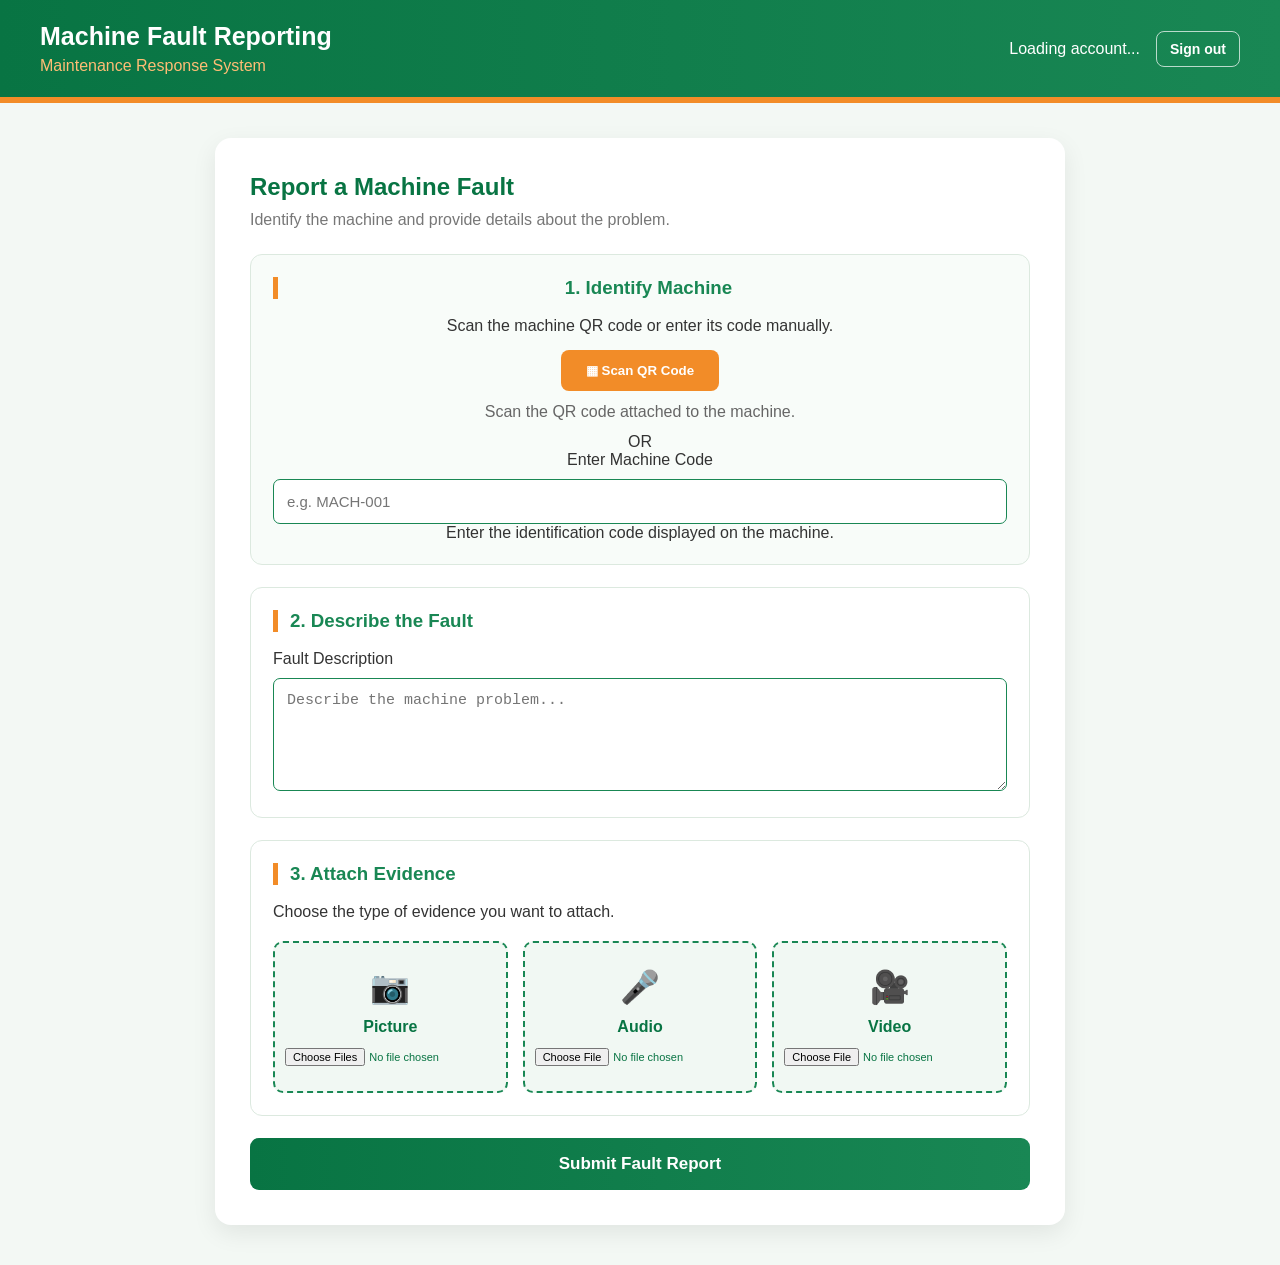
<file: frontend/fault-report/index.html>
<!DOCTYPE html>
<html lang="en">

<head>
    <meta charset="UTF-8">
    <link rel="icon" href="/shared/images/favicon.ico" sizes="any">
    <meta name="viewport" content="width=device-width, initial-scale=1.0">

    <title>Report Machine Fault</title>

    <link rel="stylesheet" href="fault-report.css?v=2">
</head>

<body>

    <!-- HEADER -->
    <header class="header">
        <div>
            <h1>Machine Fault Reporting</h1>
            <p>Maintenance Response System</p>
        </div>
        <div class="account">
            <span id="accountName">Loading account...</span>
            <button type="button" class="secondary-button" id="logoutButton">Sign out</button>
        </div>
    </header>

    <!-- MAIN REPORT CONTAINER -->
    <main class="report-container">

        <h2>Report a Machine Fault</h2>

        <p class="intro">
            Identify the machine and provide details about the problem.
        </p>

        <form id="faultReportForm">

            <!-- MACHINE IDENTIFICATION -->
            <section class="section qr-section">

                <h3>1. Identify Machine</h3>

                <p>Scan the machine QR code or enter its code manually.</p>

                <!-- QR SCANNER -->
                <div id="qr-reader"></div>

                <button
                    type="button"
                    class="scan-button"
                    id="scanButton">
                    ▦ Scan QR Code
                </button>

                <p id="scanStatus" role="status" aria-live="polite">
                    Scan the QR code attached to the machine.
                </p>

                <!-- DIVIDER -->
                <div class="divider">
                    <span>OR</span>
                </div>

                <!-- MANUAL MACHINE CODE -->
                <label for="machineCode">
                    Enter Machine Code
                </label>

                <input
                    type="text"
                    id="machineCode"
                    name="machineCode"
                    placeholder="e.g. MACH-001"
                    autocomplete="off"
                    required
                >

                <p class="input-hint">
                    Enter the identification code displayed on the machine.
                </p>

            </section>

            <!-- FAULT DESCRIPTION -->
            <section class="section">

                <h3>2. Describe the Fault</h3>

                <label for="description">
                    Fault Description
                </label>

                <textarea
                    id="description"
                    name="description"
                    rows="5"
                    placeholder="Describe the machine problem..."
                    required
                ></textarea>

            </section>

            <!-- EVIDENCE UPLOAD -->
            <section class="section">

                <h3>3. Attach Evidence</h3>

                <p>
                    Choose the type of evidence you want to attach.
                </p>

                <div class="upload-grid">

                    <!-- PICTURE -->
                    <label class="upload-card">
                        <span>📷</span>
                        <strong>Picture</strong>

                        <input
                            type="file"
                            id="pictures"
                            name="pictures"
                            accept="image/*"
                            multiple
                        >
                    </label>

                    <!-- AUDIO -->
                    <label class="upload-card">
                        <span>🎤</span>
                        <strong>Audio</strong>

                        <input
                            type="file"
                            id="audio"
                            name="audio"
                            accept="audio/*"
                        >
                    </label>

                    <!-- VIDEO -->
                    <label class="upload-card">
                        <span>🎥</span>
                        <strong>Video</strong>

                        <input
                            type="file"
                            id="video"
                            name="video"
                            accept="video/*"
                        >
                    </label>

                </div>

            </section>

            <!-- SUBMIT REPORT -->
            <button
                type="submit"
                class="submit-button"
                id="submitButton">
                Submit Fault Report
            </button>

            <!-- VALIDATION AND SUBMISSION FEEDBACK -->
            <p
                id="formMessage"
                role="status"
                aria-live="polite">
            </p>

        </form>

    </main>

    <script src="report-fault.js?v=2"></script>

</body>
</html>
</file>
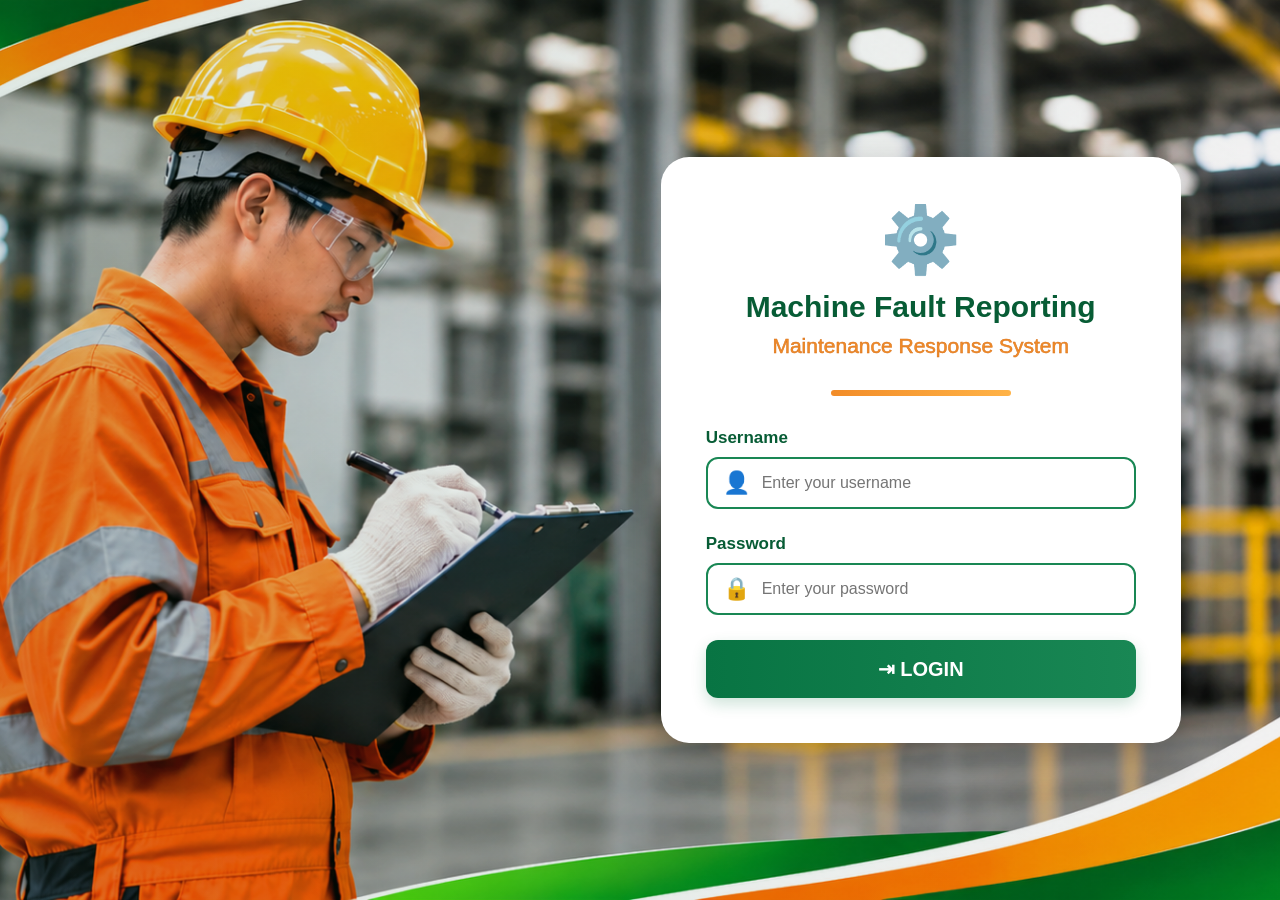
<file: frontend/login/index.html>
<!DOCTYPE html>
<html lang="en">

<head>
    <meta charset="UTF-8">
    <link rel="icon" href="/shared/images/favicon.ico" sizes="any">
    <meta name="viewport"
          content="width=device-width, initial-scale=1.0">

    <title>Machine Fault Reporting System</title>

    <link rel="stylesheet" href="login.css">
</head>

<body>

    <div class="login-container">

        <!-- Factory image section -->
        <div class="factory-section">
            <div class="image-overlay"></div>
        </div>

        <!-- Login section -->
        <div class="login-card">

            <div class="logo">
                <span>⚙️</span>
            </div>

            <h1>Machine Fault Reporting</h1>

            <h2>Maintenance Response System</h2>

            <div class="orange-line"></div>

            <form id="loginForm">

                <label for="username">Username</label>

                <div class="input-group">
                    <span>👤</span>
                    <input
                        type="text"
                        id="username"
                        name="username"
                        placeholder="Enter your username"
                        required
                    >
                </div>

                <label for="password">Password</label>

                <div class="input-group">
                    <span>🔒</span>
                    <input
                        type="password"
                        id="password"
                        name="password"
                        placeholder="Enter your password"
                        required
                    >
                </div>

                <button type="submit">
                    ⇥ LOGIN
                </button>

                <p id="loginMessage" role="status" aria-live="polite"></p>

            </form>

        </div>

    </div>

    <script src="login.js" defer></script>

</body>
</html>
</file>
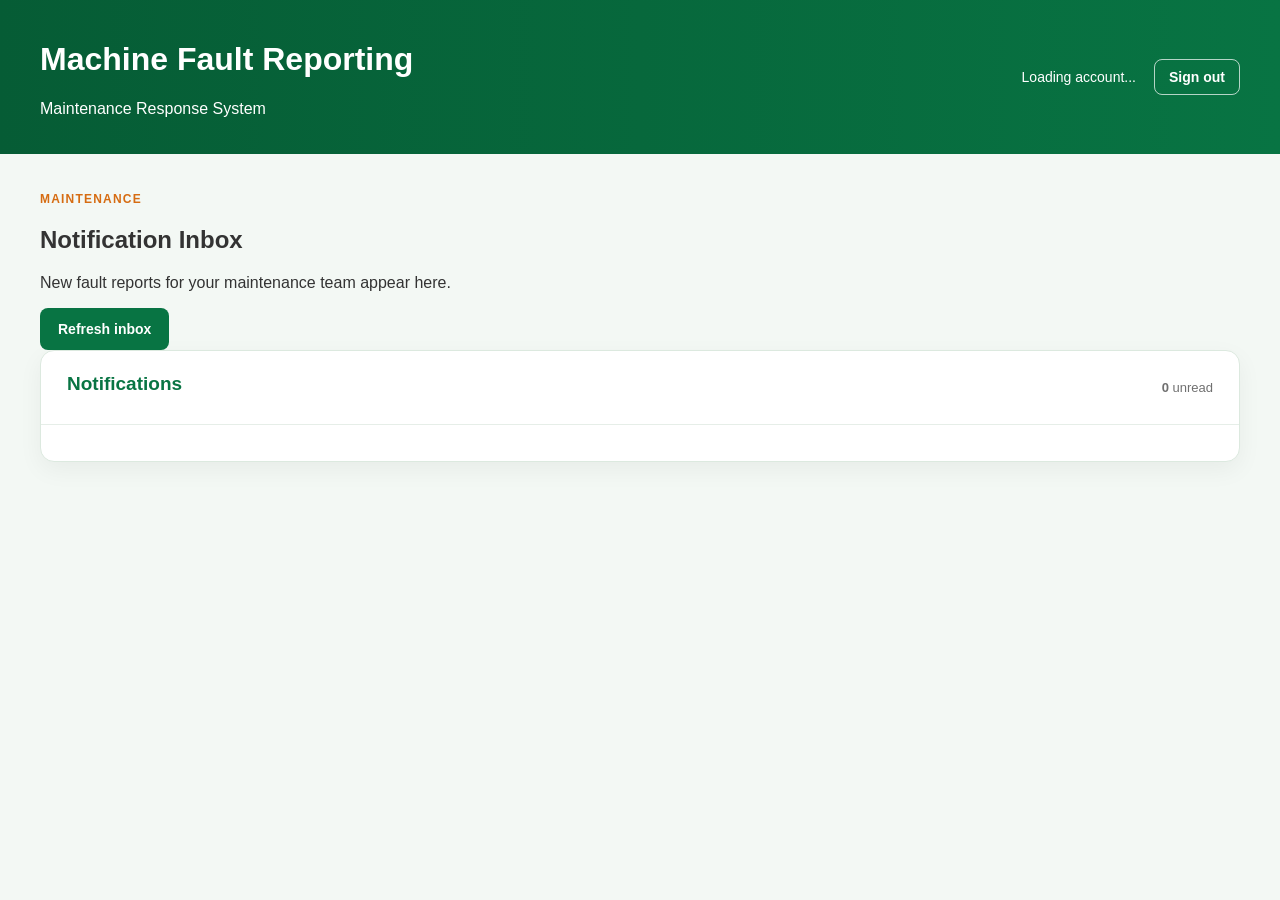
<file: frontend/maintenance-dashboard/index.html>
<!DOCTYPE html>
<html lang="en">
<head>
    <meta charset="UTF-8">
    <meta name="viewport" content="width=device-width, initial-scale=1.0">
    <title>Maintenance Inbox</title>
    <link rel="stylesheet" href="maintenance-dashboard.css">
</head>
<body>
    <header class="header">
        <div>
            <h1>Machine Fault Reporting</h1>
            <p>Maintenance Response System</p>
        </div>
        <div class="account">
            <span id="accountName">Loading account...</span>
            <button type="button" class="secondary-button" id="logoutButton">Sign out</button>
        </div>
    </header>

    <main class="dashboard">
        <section class="inbox-heading">
            <div>
                <p class="eyebrow">MAINTENANCE</p>
                <h2>Notification Inbox</h2>
                <p>New fault reports for your maintenance team appear here.</p>
            </div>
            <button type="button" class="refresh-button" id="refreshButton">Refresh inbox</button>
        </section>

        <section class="inbox-panel" aria-labelledby="inboxTitle">
            <div class="inbox-toolbar">
                <h3 id="inboxTitle">Notifications</h3>
                <p><strong id="unreadCount">0</strong> unread</p>
            </div>
            <p id="inboxStatus" class="status" role="status" aria-live="polite"></p>
            <p id="emptyState" class="empty-state" hidden>No notifications yet.</p>
            <div id="notificationsList" class="notifications-list"></div>
        </section>
    </main>

    <dialog id="reportDialog" class="report-dialog" aria-labelledby="reportDialogTitle">
        <div class="dialog-header">
            <h2 id="reportDialogTitle">Fault Report</h2>
            <button type="button" class="secondary-button close-button" id="closeReportDialog">Close</button>
        </div>
        <p id="reportDialogStatus" class="status" role="status" aria-live="polite"></p>
        <div id="reportDetails"></div>
    </dialog>

    <script src="maintenance-dashboard.js" defer></script>
</body>
</html>
</file>
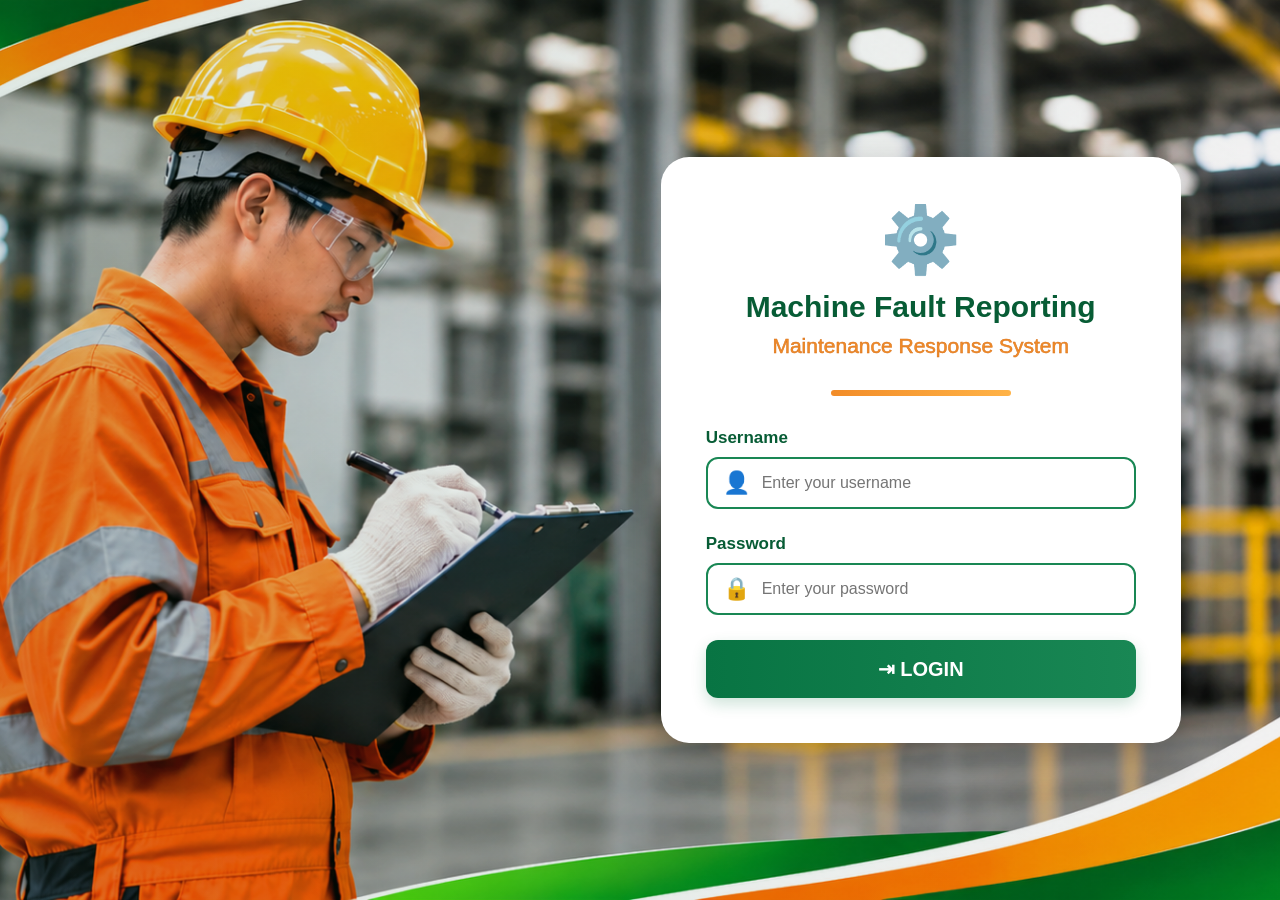
<file: Front end/login.html>
<!DOCTYPE html>
<html lang="en">

<head>
    <meta charset="UTF-8">
    <meta name="viewport"
          content="width=device-width, initial-scale=1.0">

    <title>Machine Fault Reporting System</title>

    <link rel="stylesheet" href="style.css">
</head>

<body>

    <div class="login-container">

        <!-- Factory image section -->
        <div class="factory-section">
            <div class="image-overlay"></div>
        </div>

        <!-- Login section -->
        <div class="login-card">

            <div class="logo">
                <span>⚙️</span>
            </div>

            <h1>Machine Fault Reporting</h1>

            <h2>Maintenance Response System</h2>

            <div class="orange-line"></div>

            <form>

                <label for="username">Username</label>

                <div class="input-group">
                    <span>👤</span>
                    <input
                        type="text"
                        id="username"
                        name="username"
                        placeholder="Enter your username"
                        required
                    >
                </div>

                <label for="password">Password</label>

                <div class="input-group">
                    <span>🔒</span>
                    <input
                        type="password"
                        id="password"
                        name="password"
                        placeholder="Enter your password"
                        required
                    >
                </div>

                <button type="submit">
                    ⇥ LOGIN
                </button>

            </form>

        </div>

    </div>

</body>
</html>
</file>
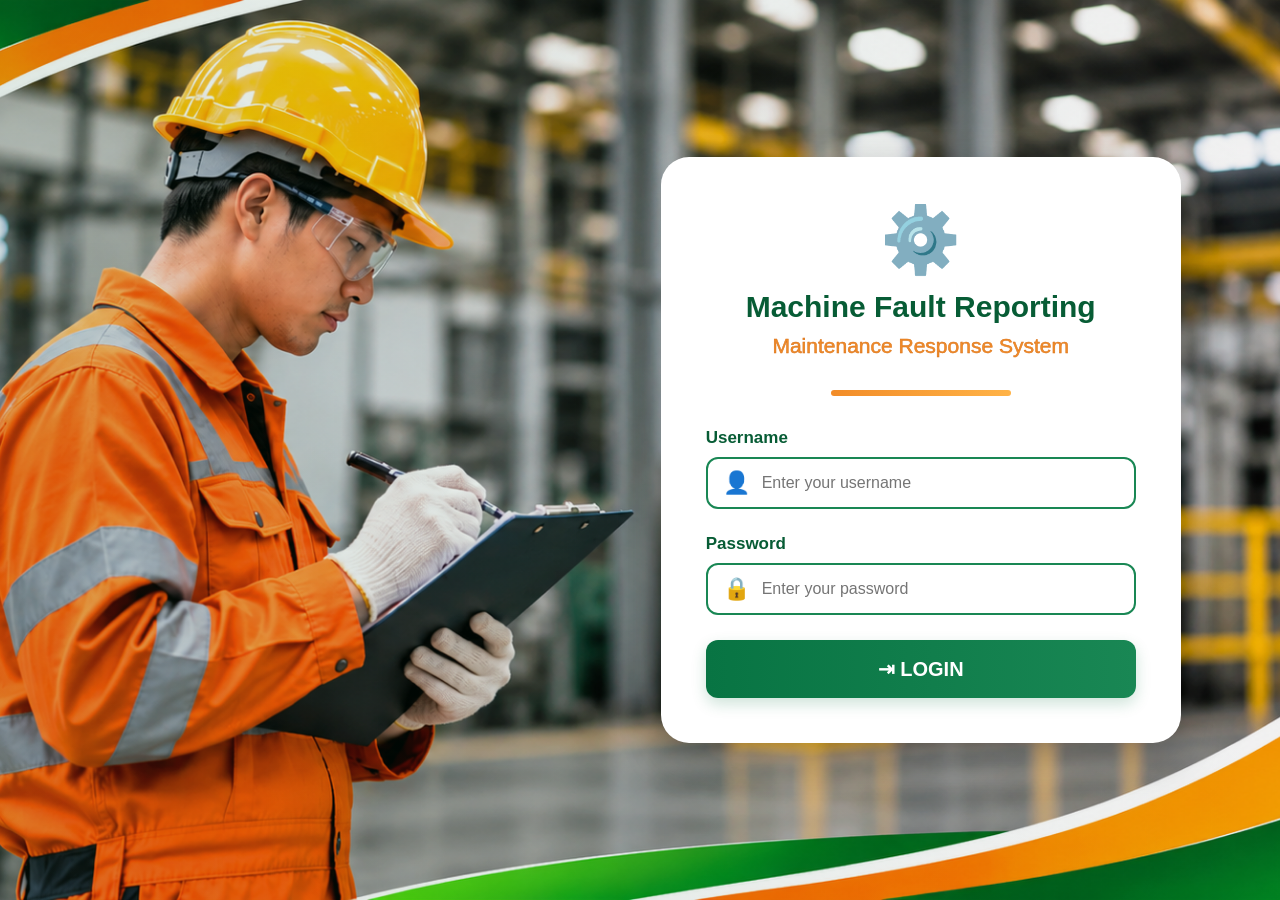
<file: frontend/login.html>
<!DOCTYPE html>
<html lang="en">

<head>
    <meta charset="UTF-8">
    <link rel="icon" href="/images/favicon.ico" sizes="any">
    <meta name="viewport"
          content="width=device-width, initial-scale=1.0">

    <title>Machine Fault Reporting System</title>

    <link rel="stylesheet" href="style.css">
</head>

<body>

    <div class="login-container">

        <!-- Factory image section -->
        <div class="factory-section">
            <div class="image-overlay"></div>
        </div>

        <!-- Login section -->
        <div class="login-card">

            <div class="logo">
                <span>⚙️</span>
            </div>

            <h1>Machine Fault Reporting</h1>

            <h2>Maintenance Response System</h2>

            <div class="orange-line"></div>

            <form id="loginForm">

                <label for="username">Username</label>

                <div class="input-group">
                    <span>👤</span>
                    <input
                        type="text"
                        id="username"
                        name="username"
                        placeholder="Enter your username"
                        required
                    >
                </div>

                <label for="password">Password</label>

                <div class="input-group">
                    <span>🔒</span>
                    <input
                        type="password"
                        id="password"
                        name="password"
                        placeholder="Enter your password"
                        required
                    >
                </div>

                <button type="submit">
                    ⇥ LOGIN
                </button>

                <p id="loginMessage" role="status" aria-live="polite"></p>

            </form>

        </div>

    </div>

    <script src="login.js" defer></script>

</body>
</html>
</file>
<file: frontend/fault-report/fault-report.css>
* {
    margin: 0;
    padding: 0;
    box-sizing: border-box;
}

body {
    font-family: Arial, sans-serif;
    background: #f3f8f4;
    color: #333;
}

/* HEADER */
.header {
    display: flex;
    align-items: center;
    justify-content: space-between;
    gap: 20px;
    background: linear-gradient(90deg, #087443, #198754);
    color: white;
    padding: 22px 40px;
    border-bottom: 6px solid #F28C28;
}

.header h1 {
    font-size: 25px;
}

.header p {
    color: #ffbd75;
    margin-top: 6px;
}

.account {
    display: flex;
    align-items: center;
    gap: 16px;
}

.secondary-button {
    flex: 0 0 auto;
    padding: 9px 13px;
    border: 1px solid rgba(255, 255, 255, 0.7);
    border-radius: 8px;
    background: transparent;
    color: white;
    font-size: 14px;
    font-weight: bold;
    cursor: pointer;
}

.secondary-button:hover {
    background: rgba(255, 255, 255, 0.15);
}

.secondary-button:focus-visible {
    outline: 3px solid #ffbd75;
    outline-offset: 3px;
}

.secondary-button:disabled {
    cursor: wait;
    opacity: 0.65;
}

/* MAIN CONTAINER */
.report-container {
    max-width: 850px;
    margin: 35px auto;
    padding: 35px;
    background: white;
    border-radius: 16px;
    box-shadow: 0 8px 25px rgba(0,0,0,0.08);
}

.report-container h2 {
    color: #087443;
    margin-bottom: 10px;
}

.intro {
    color: #777;
    margin-bottom: 25px;
}

/* SECTIONS */
.section {
    padding: 22px;
    margin-bottom: 22px;
    border: 1px solid #dce9df;
    border-radius: 12px;
}

.section h3 {
    color: #198754;
    margin-bottom: 18px;
    border-left: 5px solid #F28C28;
    padding-left: 12px;
}

/* QR SECTION */
.qr-section {
    background: #f8fcf9;
    text-align: center;
}

#qr-reader {
    width: 100%;
    max-width: 350px;
    margin: 15px auto;
}

#qr-reader video {
    display: block;
    width: 100%;
    max-height: 320px;
    object-fit: cover;
    border-radius: 10px;
}

.scan-button {
    background: #F28C28;
    color: white;
    border: none;
    padding: 13px 25px;
    border-radius: 8px;
    cursor: pointer;
    font-weight: bold;
}

.scan-stop-button {
    margin-left: 8px;
    background: #555;
}

.scan-button:disabled {
    cursor: wait;
    opacity: 0.7;
}

#scanStatus {
    margin: 12px 0;
    color: #666;
}

/* INPUTS */
input[type="text"],
textarea {
    width: 100%;
    padding: 13px;
    margin-top: 10px;
    border: 1px solid #198754;
    border-radius: 7px;
    font-size: 15px;
}

textarea {
    resize: vertical;
}

/* UPLOAD OPTIONS */
.upload-grid {
    display: grid;
    grid-template-columns: repeat(3, 1fr);
    gap: 15px;
    margin-top: 20px;
}

.upload-card {
    position: relative;
    display: flex;
    flex-direction: column;
    align-items: center;
    gap: 12px;
    padding: 25px 10px;
    background: #f1f8f3;
    border: 2px dashed #198754;
    border-radius: 10px;
    cursor: pointer;
    color: #087443;
    text-align: center;
}

.upload-card:hover {
    background: #fff1e2;
    border-color: #F28C28;
}

.upload-card span {
    font-size: 32px;
}

.upload-card input {
    width: 100%;
    font-size: 11px;
}

/* SUBMIT BUTTON */
.submit-button {
    width: 100%;
    padding: 16px;
    background: linear-gradient(90deg, #087443, #198754);
    color: white;
    border: none;
    border-radius: 9px;
    font-size: 17px;
    font-weight: bold;
    cursor: pointer;
}

.submit-button:hover {
    background: #F28C28;
}

.form-message {
    margin-top: 16px;
    padding: 0;
    border-radius: 9px;
    font-size: 14px;
    line-height: 1.5;
    transition: background-color 0.2s ease, color 0.2s ease;
}

.form-message:empty {
    display: none;
}

.form-message:not(:empty) {
    padding: 13px 16px;
}

.form-message.is-loading {
    border: 1px solid #f3d49a;
    background: #fff8e8;
    color: #80520b;
}

.form-message.is-success {
    border: 1px solid #b8ddc5;
    background: #eff9f2;
    color: #12623a;
}

.form-message.is-warning {
    border: 1px solid #f3d49a;
    background: #fff8e8;
    color: #80520b;
}

.form-message.is-error {
    border: 1px solid #edc2c2;
    background: #fff2f2;
    color: #8b2828;
}

/* MOBILE */
@media (max-width: 600px) {
    .header {
        align-items: flex-start;
        flex-direction: column;
        padding: 20px;
    }

    .account {
        width: 100%;
        justify-content: space-between;
    }

    .report-container {
        margin: 15px;
        padding: 20px;
    }

    .upload-grid {
        grid-template-columns: 1fr;
    }
}
</file>
<file: frontend/login/login.css>
/* GENERAL STYLING */
* {
    margin: 0;
    padding: 0;
    box-sizing: border-box;
}

body {
    font-family: Arial, sans-serif;
    min-height: 100vh;
}

/* MAIN CONTAINER */
.login-container {
    display: flex;
    min-height: 100vh;
    width: 100%;
    position: relative;
    overflow: hidden;
    align-items: center;
    justify-content: space-between;
    padding: 45px 6%;
    background: linear-gradient(
        135deg,
        #087443,
        #198754
    );
}

/* FACTORY IMAGE SECTION */
.factory-section {
    position: absolute;
    inset: 0;
    background-image: url("../shared/images/factory-maintenance.png");
    background-size: cover;
    background-position: center;
    z-index: 0;
}

/* IMAGE OVERLAY */
.image-overlay {
    position: absolute;
    inset: 0;
    background: linear-gradient(
        90deg,
        rgba(0, 80, 40, 0.12),
        rgba(0, 0, 0, 0.05)
    );
}

/* LOGIN CARD */
.login-card {
    position: relative;
    z-index: 2;
    background-color: white;
    width: 520px;
    max-width: 48%;
    padding: 45px;
    border-radius: 28px;

    margin-left: auto;
    margin-right: 2%;

    box-shadow:
        0 15px 40px rgba(0, 0, 0, 0.25);

    text-align: center;
}

/* LOGO */
.logo {
    font-size: 65px;
    margin-bottom: 10px;
}

/* MAIN HEADING */
h1 {
    color: #075c35;
    font-size: 30px;
    margin-bottom: 8px;
    line-height: 1.25;
}

/* SUBHEADING */
h2 {
    color: #F28C28;
    font-size: 21px;
    font-weight: normal;
    -webkit-text-stroke: 0.5px #d66c12;
    
}

/* ORANGE DIVIDER */
.orange-line {
    width: 180px;
    height: 6px;

    background: linear-gradient(
        to right,
        #F28C28,
        #ffb347
    );

    border-radius: 10px;
    margin: 32px auto;
}

/* FORM LABELS */
label {
    display: block;
    text-align: left;
    color: #075c35;
    font-weight: bold;
    font-size: 17px;
    margin-bottom: 9px;
}

/* INPUT GROUP */
.input-group {
    display: flex;
    align-items: center;
    border: 2px solid #198754;
    border-radius: 12px;
    padding: 0 15px;
    margin-bottom: 25px;
    background-color: #fff;
    transition: 0.3s;
}

.input-group span {
    font-size: 22px;
    margin-right: 12px;
}

/* INPUT FIELDS */
.input-group input {
    width: 100%;
    padding: 15px 0;
    border: none;
    outline: none;
    font-size: 16px;
    background: transparent;
}

.input-group:focus-within {
    border-color: #F28C28;
    box-shadow: 0 0 8px rgba(242, 140, 40, 0.25);
}

/* LOGIN BUTTON */
button {
    width: 100%;
    padding: 17px;

    background: linear-gradient(
        90deg,
        #087443,
        #198754
    );

    color: white;
    border: none;
    border-radius: 12px;

    font-size: 20px;
    font-weight: bold;

    cursor: pointer;
    transition: 0.3s;

    box-shadow: 0 6px 15px rgba(8, 116, 67, 0.2);
}

/* BUTTON HOVER */
button:hover {
    background: linear-gradient(
        90deg,
        #F28C28,
        #ffad4d
    );

    transform: translateY(-3px);
    box-shadow: 0 8px 18px rgba(242, 140, 40, 0.3);
}

/* RESPONSIVE DESIGN */
@media (max-width: 900px) {

    .login-container {
        justify-content: center;
        padding: 25px;
    }

    .login-card {
        max-width: 100%;
        width: 480px;
    }

    .factory-section {
        background-position: center;
    }
}

@media (max-width: 500px) {

    .login-card {
        padding: 30px 22px;
    }

    h1 {
        font-size: 23px;
    }

    h2 {
        font-size: 17px;
    }

    .logo {
        font-size: 50px;
    }
}
</file>
<file: frontend/maintenance-dashboard/maintenance-dashboard.css>
* {
    box-sizing: border-box;
}

:root {
    --green: #087443;
    --dark-green: #065c35;
    --light-green: #eaf5ed;
    --orange: #f28c28;
    --dark-orange: #d66c12;
    --white: #ffffff;
    --background: #f3f8f4;
    --text: #333333;
    --muted: #707070;
    --border: #dce9df;
}

body {
    min-height: 100vh;
    margin: 0;
    background: var(--background);
    color: var(--text);
    font-family: Arial, sans-serif;
}

/* HEADER */

.header {
    display: flex;
    align-items: center;
    justify-content: space-between;
    gap: 20px;
    padding: 20px 40px;
    background: linear-gradient(90deg, var(--dark-green), var(--green));
    color: var(--white);
}

.brand {
    display: flex;
    align-items: center;
    gap: 14px;
}

.brand-icon {
    display: flex;
    align-items: center;
    justify-content: center;
    width: 48px;
    height: 48px;
    border: 2px solid var(--orange);
    border-radius: 10px;
    color: var(--white);
    font-size: 17px;
    font-weight: bold;
}

.brand h1 {
    margin: 0;
    font-size: 23px;
}

.brand p {
    margin: 5px 0 0;
    color: #ffbd75;
    font-size: 13px;
}

.account {
    display: flex;
    align-items: center;
    gap: 18px;
    font-size: 14px;
}

/* TOP NAVIGATION */

.top-navigation {
    display: flex;
    align-items: center;
    gap: 5px;
    min-height: 58px;
    padding: 0 40px;
    background: var(--white);
    border-bottom: 4px solid var(--orange);
    box-shadow: 0 3px 10px rgba(0, 0, 0, 0.04);
    overflow-x: auto;
}

.nav-link {
    display: inline-flex;
    align-items: center;
    min-height: 58px;
    padding: 0 17px;
    border-bottom: 4px solid transparent;
    margin-bottom: -4px;
    color: var(--green);
    font-size: 14px;
    font-weight: bold;
    text-decoration: none;
    white-space: nowrap;
    transition: 0.2s ease;
}

.nav-link:hover {
    background: var(--light-green);
    color: var(--dark-orange);
}

.nav-link.active {
    border-bottom-color: var(--orange);
    color: var(--dark-orange);
    background: #fffaf4;
}

/* MAIN DASHBOARD */

.dashboard {
    width: min(100% - 48px, 1200px);
    margin: 38px auto;
}

.welcome-section {
    display: flex;
    align-items: center;
    justify-content: space-between;
    gap: 24px;
    margin-bottom: 28px;
}

.eyebrow {
    margin: 0 0 8px;
    color: var(--dark-orange);
    font-size: 12px;
    font-weight: bold;
    letter-spacing: 1.2px;
}

.welcome-section h2 {
    margin: 0 0 9px;
    color: var(--green);
    font-size: 28px;
}

.welcome-section > div > p:last-child {
    margin: 0;
    color: var(--muted);
    line-height: 1.5;
}

/* INBOX PANEL */

.summary-grid {
    display: grid;
    grid-template-columns: minmax(0, 1fr);
    margin-bottom: 25px;
}

.summary-card {
    display: flex;
    align-items: center;
    gap: 17px;
    padding: 22px;
    border: 1px solid var(--border);
    border-radius: 12px;
    background: var(--white);
    box-shadow: 0 5px 18px rgba(0, 0, 0, 0.04);
}

.unread-summary-card {
    border-left: 4px solid var(--orange);
    padding-left: 19px;
}

.summary-icon {
    display: flex;
    align-items: center;
    justify-content: center;
    width: 48px;
    height: 48px;
    border-radius: 12px;
    background: var(--light-green);
    color: var(--green);
    font-size: 24px;
    font-weight: bold;
}

.unread-summary-card .summary-icon {
    background: #fff1e2;
    color: var(--dark-orange);
}

.summary-card p {
    margin: 0 0 6px;
    color: var(--muted);
    font-size: 13px;
}

.summary-card h3 {
    margin: 0;
    color: var(--green);
    font-size: 20px;
}

.unread-summary-card p,
.unread-summary-card h3 {
    color: var(--dark-orange);
}

.inbox-panel {
    overflow: hidden;
    border: 1px solid var(--border);
    border-radius: 14px;
    background: var(--white);
    box-shadow: 0 8px 25px rgba(0, 0, 0, 0.05);
}

.inbox-toolbar {
    display: flex;
    align-items: center;
    justify-content: space-between;
    gap: 20px;
    padding: 22px 26px;
    border-bottom: 1px solid #e6eee8;
}

.inbox-toolbar h3 {
    margin: 0 0 7px;
    color: var(--green);
    font-size: 19px;
}

.inbox-toolbar p {
    margin: 0;
    color: var(--muted);
    font-size: 13px;
}

.status,
.empty-state {
    margin: 0;
    padding: 18px 26px;
    color: var(--muted);
}

.notifications-list:empty {
    display: none;
}

/* NOTIFICATION ITEMS */

.notification {
    display: flex;
    align-items: flex-start;
    justify-content: space-between;
    gap: 20px;
    padding: 22px 26px;
    border-bottom: 1px solid #e6eee8;
    border-left: 4px solid var(--orange);
    transition: background 0.2s ease;
}

.notification:hover {
    background: #fbfdfb;
}

.notification:last-child {
    border-bottom: 0;
}

.notification.is-read {
    border-left-color: #c9d6cd;
    background: #fafcfb;
}

.notification-content {
    min-width: 0;
}

.notification-open {
    flex: 1;
    min-width: 0;
    border: 0;
    padding: 0;
    background: transparent;
    color: inherit;
    font: inherit;
    text-align: left;
    cursor: pointer;
}

.notification-open:hover {
    background: transparent;
    box-shadow: none;
    transform: none;
}

.notification-open:focus-visible {
    outline-offset: 6px;
}

.notification-type {
    margin: 0 0 8px;
    color: var(--green);
    font-size: 12px;
    font-weight: bold;
    letter-spacing: 0.5px;
    text-transform: uppercase;
}

.notification-message {
    margin: 0 0 10px;
    overflow-wrap: anywhere;
    line-height: 1.5;
}

.notification-meta {
    margin: 0;
    color: var(--muted);
    font-size: 13px;
}

/* BUTTONS */

button {
    flex: 0 0 auto;
    border: 0;
    border-radius: 8px;
    padding: 11px 17px;
    background: var(--green);
    color: var(--white);
    font-size: 14px;
    font-weight: bold;
    cursor: pointer;
    transition: background 0.2s ease, transform 0.2s ease;
}

button:hover {
    background: var(--orange);
    transform: translateY(-1px);
}

button:focus-visible {
    outline: 3px solid var(--orange);
    outline-offset: 3px;
}

button:disabled {
    cursor: wait;
    opacity: 0.65;
    transform: none;
}

.refresh-button {
    padding: 13px 18px;
}

.refresh-button span {
    margin-right: 5px;
    font-size: 18px;
}

.secondary-button {
    padding: 9px 14px;
    border: 1px solid rgba(255, 255, 255, 0.7);
    background: transparent;
}

.secondary-button:hover {
    background: rgba(255, 255, 255, 0.15);
}

.close-button {
    border: 0;
    background: var(--green);
}

/* EMPTY STATE */

.empty-state {
    display: flex;
    flex-direction: column;
    align-items: center;
    gap: 8px;
    padding: 45px 20px;
    color: var(--green);
    font-weight: bold;
    text-align: center;
}

.empty-state[hidden] {
    display: none;
}

.empty-state small {
    color: var(--muted);
    font-weight: normal;
}

.empty-icon {
    display: flex;
    align-items: center;
    justify-content: center;
    width: 44px;
    height: 44px;
    border-radius: 50%;
    background: var(--light-green);
    font-size: 22px;
}

/* REPORT DETAILS DIALOG */

.report-dialog {
    width: min(720px, calc(100% - 32px));
    max-height: min(85vh, 800px);
    overflow-y: auto;
    padding: 0;
    border: 0;
    border-radius: 14px;
    color: var(--text);
    box-shadow: 0 18px 50px rgba(0, 0, 0, 0.28);
}

.report-dialog::backdrop {
    background: rgba(0, 0, 0, 0.55);
}

.dialog-header {
    display: flex;
    align-items: center;
    justify-content: space-between;
    gap: 16px;
    padding: 22px 26px;
    border-bottom: 1px solid #e6eee8;
}

.dialog-header h2 {
    margin: 0;
    color: var(--green);
}

.dialog-header .eyebrow {
    margin-bottom: 5px;
}

.report-fields {
    display: grid;
    grid-template-columns: repeat(2, minmax(0, 1fr));
    gap: 17px;
    padding: 22px 26px;
}

.report-field {
    min-width: 0;
}

.report-field strong {
    display: block;
    margin-bottom: 6px;
    color: var(--green);
}

.report-field p {
    margin: 0;
    overflow-wrap: anywhere;
}

.report-description,
.report-attachments {
    padding: 0 26px 22px;
}

.report-description h3,
.report-attachments h3 {
    margin: 0 0 9px;
    color: var(--green);
}

.report-description p {
    margin: 0;
    white-space: pre-wrap;
    overflow-wrap: anywhere;
    line-height: 1.6;
}

.report-attachments ul {
    margin: 0;
    padding-left: 20px;
}

.report-attachments li {
    margin-bottom: 8px;
}

.report-attachments a {
    color: var(--green);
    font-weight: bold;
}

/* FOOTER */

.footer {
    padding: 20px;
    border-top: 1px solid var(--border);
    color: var(--muted);
    font-size: 12px;
    text-align: center;
}

/* RESPONSIVE DESIGN */

@media (max-width: 850px) {
    .header {
        padding: 18px 24px;
    }

    .top-navigation {
        padding: 0 20px;
    }

    .dashboard {
        width: min(100% - 32px, 1200px);
    }
}

@media (max-width: 600px) {
    .header,
    .welcome-section {
        align-items: flex-start;
        flex-direction: column;
    }

    .header {
        padding: 20px;
    }

    .brand h1 {
        font-size: 19px;
    }

    .account {
        width: 100%;
        justify-content: space-between;
    }

    .top-navigation {
        padding: 0 10px;
    }

    .nav-link {
        padding: 0 12px;
        font-size: 13px;
    }

    .dashboard {
        margin: 25px auto;
    }

    .welcome-section h2 {
        font-size: 23px;
    }

    .inbox-toolbar,
    .notification {
        padding: 17px;
    }

    .notification {
        flex-direction: column;
    }

    .notification-open {
        width: 100%;
    }

    .report-fields {
        grid-template-columns: 1fr;
        padding: 17px;
    }

    .dialog-header,
    .report-description,
    .report-attachments {
        padding-right: 17px;
        padding-left: 17px;
    }
}

/* =====================================
   RESPONSIVE DESIGN
   ===================================== */

/* Tablets and smaller laptops */
@media (max-width: 1024px) {
    .header {
        padding: 18px 25px;
    }

    .top-navigation {
        padding: 0 15px;
    }

    .nav-link {
        padding: 0 13px;
        font-size: 13px;
    }

    .dashboard {
        width: calc(100% - 40px);
    }

    .welcome-section h2 {
        font-size: 25px;
    }
}

/* Tablets and large phones */
@media (max-width: 768px) {
    .header {
        flex-wrap: wrap;
        gap: 15px;
    }

    .brand h1 {
        font-size: 20px;
    }

    .account {
        width: 100%;
        justify-content: space-between;
    }

    /* Allow navigation to scroll horizontally */
    .top-navigation {
        overflow-x: auto;
        overflow-y: hidden;
        white-space: nowrap;
        -webkit-overflow-scrolling: touch;
    }

    .top-navigation::-webkit-scrollbar {
        height: 4px;
    }

    .top-navigation::-webkit-scrollbar-thumb {
        background: var(--orange);
        border-radius: 10px;
    }

    .dashboard {
        margin: 28px auto;
    }

    .welcome-section {
        align-items: flex-start;
    }

    .inbox-toolbar {
        padding: 18px;
    }
}

/* Mobile phones */
@media (max-width: 600px) {
    .header {
        padding: 18px 16px;
    }

    .brand {
        gap: 10px;
    }

    .brand-icon {
        width: 42px;
        height: 42px;
        flex-shrink: 0;
    }

    .brand h1 {
        font-size: 17px;
    }

    .brand p {
        font-size: 12px;
    }

    .account {
        font-size: 13px;
    }

    .top-navigation {
        padding: 0 8px;
    }

    .nav-link {
        min-height: 52px;
        padding: 0 12px;
        font-size: 12px;
    }

    .dashboard {
        width: calc(100% - 28px);
        margin: 24px auto;
    }

    .welcome-section {
        flex-direction: column;
        gap: 18px;
    }

    .welcome-section h2 {
        font-size: 23px;
    }

    .welcome-section > div > p:last-child {
        font-size: 14px;
    }

    .refresh-button {
        width: 100%;
    }

    .inbox-toolbar {
        align-items: flex-start;
        flex-direction: column;
        gap: 14px;
    }

    .notification {
        flex-direction: column;
        padding: 17px;
    }

    .notification-open {
        width: 100%;
    }

    .notification > button {
        width: 100%;
    }

    .report-dialog {
        width: calc(100% - 20px);
        max-height: 90vh;
    }

    .dialog-header {
        padding: 17px;
    }

    .report-fields {
        grid-template-columns: 1fr;
        padding: 17px;
    }

    .report-description,
    .report-attachments {
        padding: 0 17px 18px;
    }

    .footer {
        padding: 18px 12px;
        line-height: 1.5;
    }
}

/* Very small phones */
@media (max-width: 380px) {
    .brand h1 {
        font-size: 15px;
    }

    .brand p {
        font-size: 11px;
    }

    .account {
        gap: 8px;
    }

    .account button {
        padding: 9px 11px;
        font-size: 12px;
    }

    .welcome-section h2 {
        font-size: 21px;
    }

    .inbox-toolbar h3 {
        font-size: 17px;
    }
}
</file>
<file: Front end/style.css>
/* GENERAL STYLING */
* {
    margin: 0;
    padding: 0;
    box-sizing: border-box;
}

body {
    font-family: Arial, sans-serif;
    min-height: 100vh;
}

/* MAIN CONTAINER */
.login-container {
    display: flex;
    min-height: 100vh;
    width: 100%;
    position: relative;
    overflow: hidden;
    align-items: center;
    justify-content: space-between;
    padding: 45px 6%;
    background: linear-gradient(
        135deg,
        #087443,
        #198754
    );
}

/* FACTORY IMAGE SECTION */
.factory-section {
    position: absolute;
    inset: 0;
    background-image: url("Images/factory-maintenance.png");
    background-size: cover;
    background-position: center;
    z-index: 0;
}

/* IMAGE OVERLAY */
.image-overlay {
    position: absolute;
    inset: 0;
    background: linear-gradient(
        90deg,
        rgba(0, 80, 40, 0.12),
        rgba(0, 0, 0, 0.05)
    );
}

/* LOGIN CARD */
.login-card {
    position: relative;
    z-index: 2;
    background-color: white;
    width: 520px;
    max-width: 48%;
    padding: 45px;
    border-radius: 28px;

    margin-left: auto;
    margin-right: 2%;

    box-shadow:
        0 15px 40px rgba(0, 0, 0, 0.25);

    text-align: center;
}

/* LOGO */
.logo {
    font-size: 65px;
    margin-bottom: 10px;
}

/* MAIN HEADING */
h1 {
    color: #075c35;
    font-size: 30px;
    margin-bottom: 8px;
    line-height: 1.25;
}

/* SUBHEADING */
h2 {
    color: #F28C28;
    font-size: 21px;
    font-weight: normal;
    -webkit-text-stroke: 0.5px #d66c12;
    
}

/* ORANGE DIVIDER */
.orange-line {
    width: 180px;
    height: 6px;

    background: linear-gradient(
        to right,
        #F28C28,
        #ffb347
    );

    border-radius: 10px;
    margin: 32px auto;
}

/* FORM LABELS */
label {
    display: block;
    text-align: left;
    color: #075c35;
    font-weight: bold;
    font-size: 17px;
    margin-bottom: 9px;
}

/* INPUT GROUP */
.input-group {
    display: flex;
    align-items: center;
    border: 2px solid #198754;
    border-radius: 12px;
    padding: 0 15px;
    margin-bottom: 25px;
    background-color: #fff;
    transition: 0.3s;
}

.input-group span {
    font-size: 22px;
    margin-right: 12px;
}

/* INPUT FIELDS */
.input-group input {
    width: 100%;
    padding: 15px 0;
    border: none;
    outline: none;
    font-size: 16px;
    background: transparent;
}

.input-group:focus-within {
    border-color: #F28C28;
    box-shadow: 0 0 8px rgba(242, 140, 40, 0.25);
}

/* LOGIN BUTTON */
button {
    width: 100%;
    padding: 17px;

    background: linear-gradient(
        90deg,
        #087443,
        #198754
    );

    color: white;
    border: none;
    border-radius: 12px;

    font-size: 20px;
    font-weight: bold;

    cursor: pointer;
    transition: 0.3s;

    box-shadow: 0 6px 15px rgba(8, 116, 67, 0.2);
}

/* BUTTON HOVER */
button:hover {
    background: linear-gradient(
        90deg,
        #F28C28,
        #ffad4d
    );

    transform: translateY(-3px);
    box-shadow: 0 8px 18px rgba(242, 140, 40, 0.3);
}

/* RESPONSIVE DESIGN */
@media (max-width: 900px) {

    .login-container {
        justify-content: center;
        padding: 25px;
    }

    .login-card {
        max-width: 100%;
        width: 480px;
    }

    .factory-section {
        background-position: center;
    }
}

@media (max-width: 500px) {

    .login-card {
        padding: 30px 22px;
    }

    h1 {
        font-size: 23px;
    }

    h2 {
        font-size: 17px;
    }

    .logo {
        font-size: 50px;
    }
}
</file>
<file: frontend/style.css>
/* GENERAL STYLING */
* {
    margin: 0;
    padding: 0;
    box-sizing: border-box;
}

body {
    font-family: Arial, sans-serif;
    min-height: 100vh;
}

/* MAIN CONTAINER */
.login-container {
    display: flex;
    min-height: 100vh;
    width: 100%;
    position: relative;
    overflow: hidden;
    align-items: center;
    justify-content: space-between;
    padding: 45px 6%;
    background: linear-gradient(
        135deg,
        #087443,
        #198754
    );
}

/* FACTORY IMAGE SECTION */
.factory-section {
    position: absolute;
    inset: 0;
    background-image: url("images/factory-maintenance.png");
    background-size: cover;
    background-position: center;
    z-index: 0;
}

/* IMAGE OVERLAY */
.image-overlay {
    position: absolute;
    inset: 0;
    background: linear-gradient(
        90deg,
        rgba(0, 80, 40, 0.12),
        rgba(0, 0, 0, 0.05)
    );
}

/* LOGIN CARD */
.login-card {
    position: relative;
    z-index: 2;
    background-color: white;
    width: 520px;
    max-width: 48%;
    padding: 45px;
    border-radius: 28px;

    margin-left: auto;
    margin-right: 2%;

    box-shadow:
        0 15px 40px rgba(0, 0, 0, 0.25);

    text-align: center;
}

/* LOGO */
.logo {
    font-size: 65px;
    margin-bottom: 10px;
}

/* MAIN HEADING */
h1 {
    color: #075c35;
    font-size: 30px;
    margin-bottom: 8px;
    line-height: 1.25;
}

/* SUBHEADING */
h2 {
    color: #F28C28;
    font-size: 21px;
    font-weight: normal;
    -webkit-text-stroke: 0.5px #d66c12;
    
}

/* ORANGE DIVIDER */
.orange-line {
    width: 180px;
    height: 6px;

    background: linear-gradient(
        to right,
        #F28C28,
        #ffb347
    );

    border-radius: 10px;
    margin: 32px auto;
}

/* FORM LABELS */
label {
    display: block;
    text-align: left;
    color: #075c35;
    font-weight: bold;
    font-size: 17px;
    margin-bottom: 9px;
}

/* INPUT GROUP */
.input-group {
    display: flex;
    align-items: center;
    border: 2px solid #198754;
    border-radius: 12px;
    padding: 0 15px;
    margin-bottom: 25px;
    background-color: #fff;
    transition: 0.3s;
}

.input-group span {
    font-size: 22px;
    margin-right: 12px;
}

/* INPUT FIELDS */
.input-group input {
    width: 100%;
    padding: 15px 0;
    border: none;
    outline: none;
    font-size: 16px;
    background: transparent;
}

.input-group:focus-within {
    border-color: #F28C28;
    box-shadow: 0 0 8px rgba(242, 140, 40, 0.25);
}

/* LOGIN BUTTON */
button {
    width: 100%;
    padding: 17px;

    background: linear-gradient(
        90deg,
        #087443,
        #198754
    );

    color: white;
    border: none;
    border-radius: 12px;

    font-size: 20px;
    font-weight: bold;

    cursor: pointer;
    transition: 0.3s;

    box-shadow: 0 6px 15px rgba(8, 116, 67, 0.2);
}

/* BUTTON HOVER */
button:hover {
    background: linear-gradient(
        90deg,
        #F28C28,
        #ffad4d
    );

    transform: translateY(-3px);
    box-shadow: 0 8px 18px rgba(242, 140, 40, 0.3);
}

/* RESPONSIVE DESIGN */
@media (max-width: 900px) {

    .login-container {
        justify-content: center;
        padding: 25px;
    }

    .login-card {
        max-width: 100%;
        width: 480px;
    }

    .factory-section {
        background-position: center;
    }
}

@media (max-width: 500px) {

    .login-card {
        padding: 30px 22px;
    }

    h1 {
        font-size: 23px;
    }

    h2 {
        font-size: 17px;
    }

    .logo {
        font-size: 50px;
    }
}
</file>
